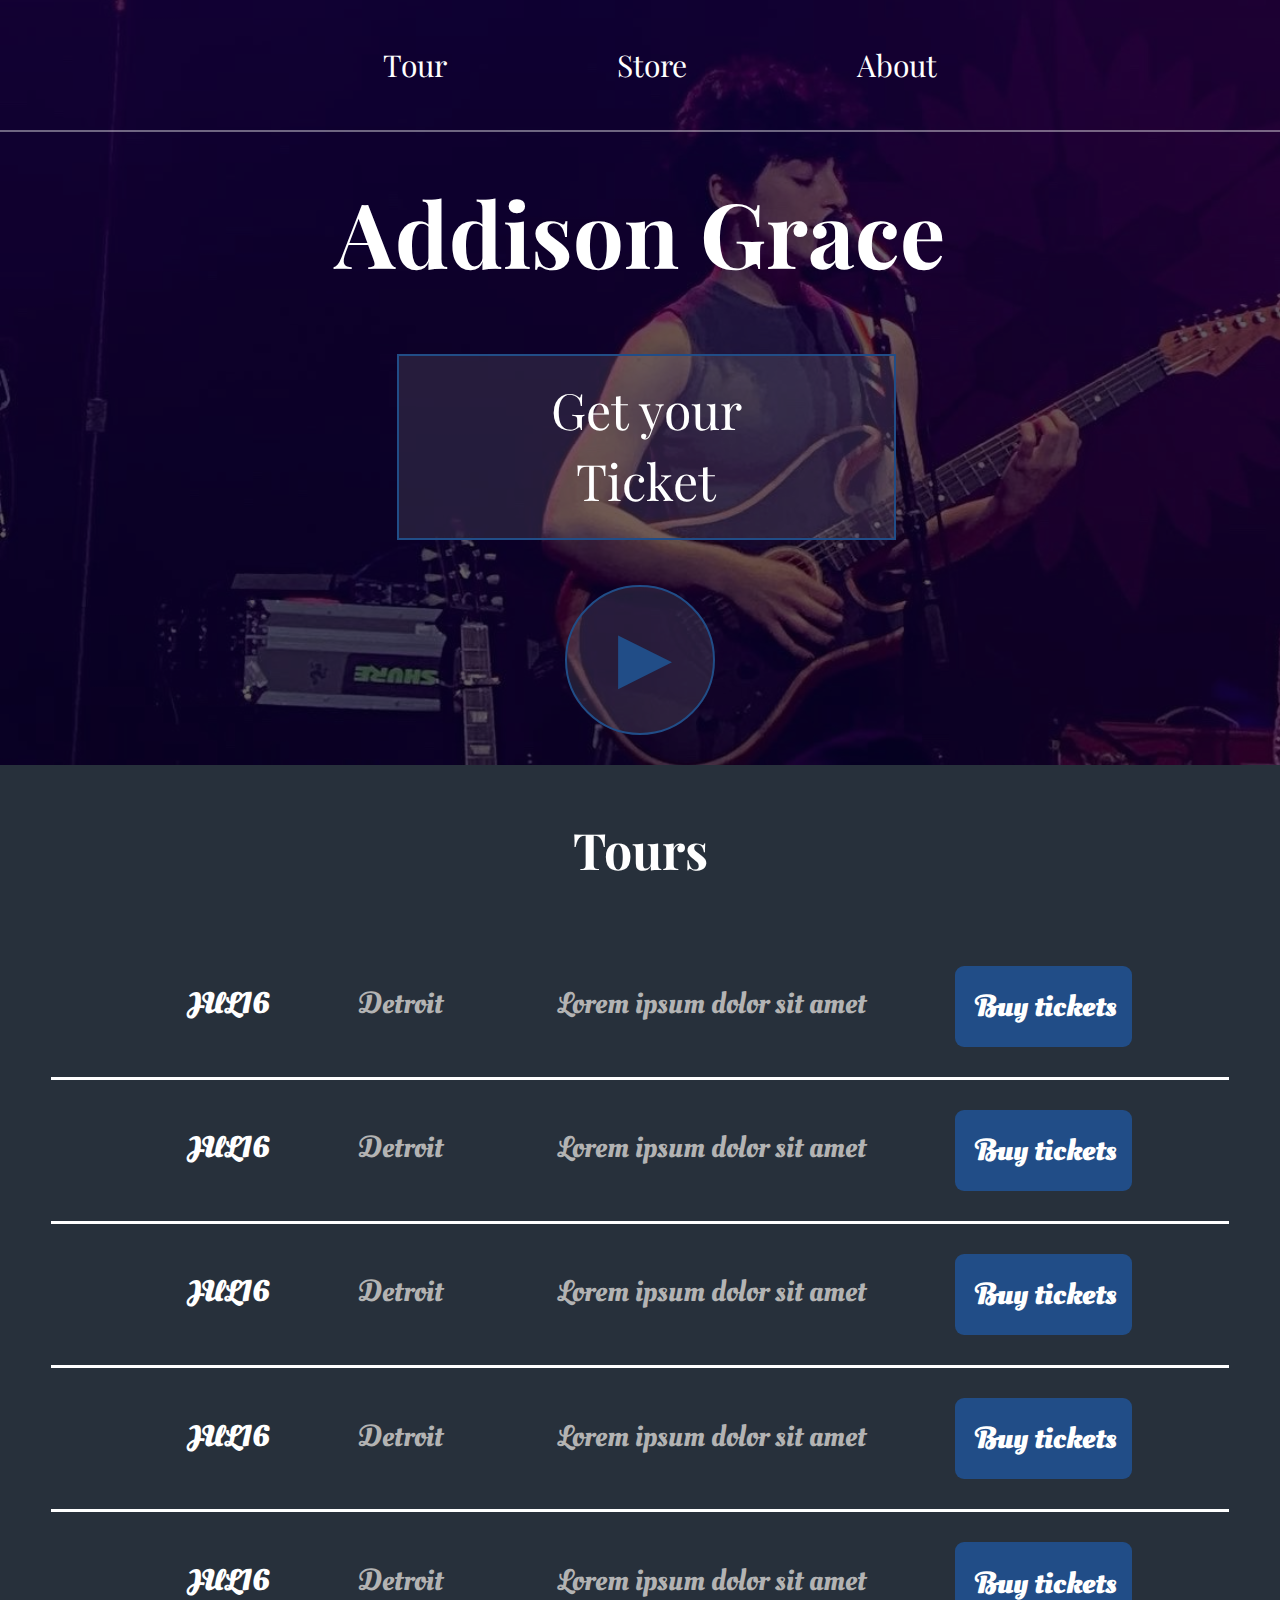
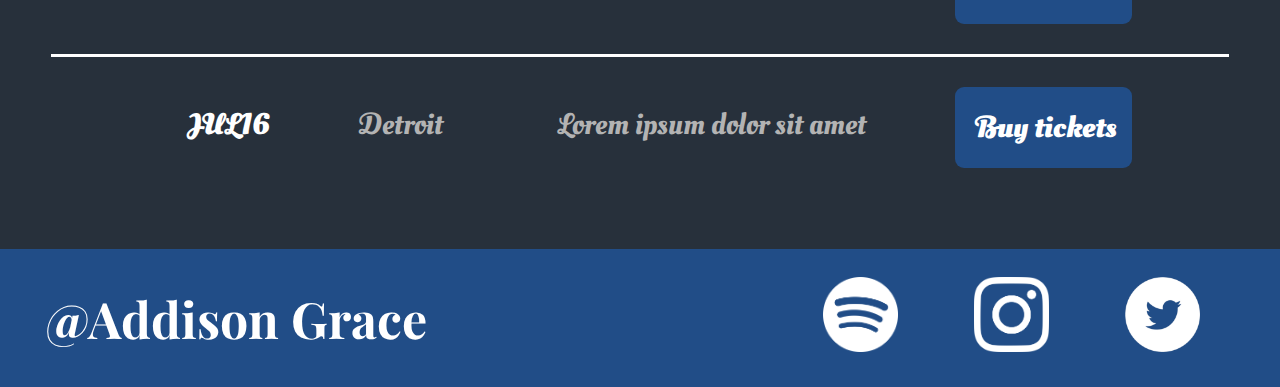
<file: AddisonGraceStore/index.html>
<!DOCTYPE html>
<html lang="en">
<head>
    <meta charset="UTF-8">
    <meta http-equiv="X-UA-Compatible" content="IE=edge">
    <meta name="viewport" content="width=device-width, initial-scale=1.0">
    <link rel="stylesheet" href="style.css">
    <title>Document</title>
</head>
<body>
    <body>

        <header  class="main-header">
            <nav class="nav main-nav">
                <ul>
                    <li><a href="tour.html">Tour</a></li>
                    <li><a href="store.html">Store</a></li>
                    <li><a href="about.html">About</a></li>
                </ul>
            </nav>
            <h1 class="band-name" id="band-name-header">Addison Grace</h1>
            <div class="containe">
                <button class="btn btn-header btn-first"><a href="#tickets">Get your Ticket</a></button>
                <button class="btn btn-header btn-play">&#9658;</button>
            </div>
        </header>
        
        <section class="content-section tour-section">
            <h2  id="tickets" class="section-head section-head-tour">Tours</h2>

            <div class="tour-section">
                <div class="tour-row">
                    <span class="tour-item tour-date">JUL16</span>
                    <span class="tour-item tour-city">Detroit</span>
                    <span class="tour-item tour-arena">Lorem ipsum dolor sit amet</span>
                    <button type="button" class="tour-item btn tour-btn btn-pri">Buy tickets</button>
                </div>
            

            
                <div class="tour-row">
                    <span class="tour-item tour-date">JUL16</span>
                    <span class="tour-item tour-city">Detroit</span>
                    <span class="tour-item tour-arena">Lorem ipsum dolor sit amet</span>
                    <button type="button" class="tour-item btn tour-btn btn-pri">Buy tickets</button>
                </div>
            

            
                <div class="tour-row">
                    <span class="tour-item tour-date">JUL16</span>
                    <span class="tour-item tour-city">Detroit</span>
                    <span class="tour-item tour-arena">Lorem ipsum dolor sit amet</span>
                    <button type="button" class="tour-item btn tour-btn btn-pri">Buy tickets</button>
                </div>
            

            
                <div class="tour-row">
                    <span class="tour-item tour-date">JUL16</span>
                    <span class="tour-item tour-city">Detroit</span>
                    <span class="tour-item tour-arena">Lorem ipsum dolor sit amet</span>
                    <button type="button" class="tour-item btn tour-btn btn-pri">Buy tickets</button>
                </div>
            

            
                <div class="tour-row">
                    <span class="tour-item tour-date">JUL16</span>
                    <span class="tour-item tour-city">Detroit</span>
                    <span class="tour-item tour-arena">Lorem ipsum dolor sit amet</span>
                    <button type="button" class="tour-item btn tour-btn btn-pri">Buy tickets</button>
                </div>
            
            
                <div class="tour-row">
                    <span class="tour-item tour-date">JUL16</span>
                    <span class="tour-item tour-city">Detroit</span>
                    <span class="tour-item tour-arena">Lorem ipsum dolor sit amet</span>
                    <button type="button" class="tour-item btn tour-btn btn-pri">Buy tickets</button>
                </div>
            </div>
        </section>
    
        <footer class="main-footer">
            <div class="main-footer-container">
                <h3 class="band-name">@Addison Grace</h3>
                <ul class="nav footer-nav">
                    <li><a href="https://open.spotify.com/artist/39EIRTZx1JjfeDLVdbj2ap"><img src="imgs/spotify.png" alt="" width="75"></li></a>
                    <li><a href="https://www.instagram.com/graceful.addison/feed/?hl=en"><img src="imgs/insta.png" alt="" width="75"></li></a>
                    <li><a href="https://twitter.com/gracefuladdison?ref_src=twsrc%5Egoogle%7Ctwcamp%5Eserp%7Ctwgr%5Eauthor"><img src="imgs/twitter.png" alt="" width="75"></li></a>
                </ul>
            </div>
        </footer>
</body>
</html>
</file>
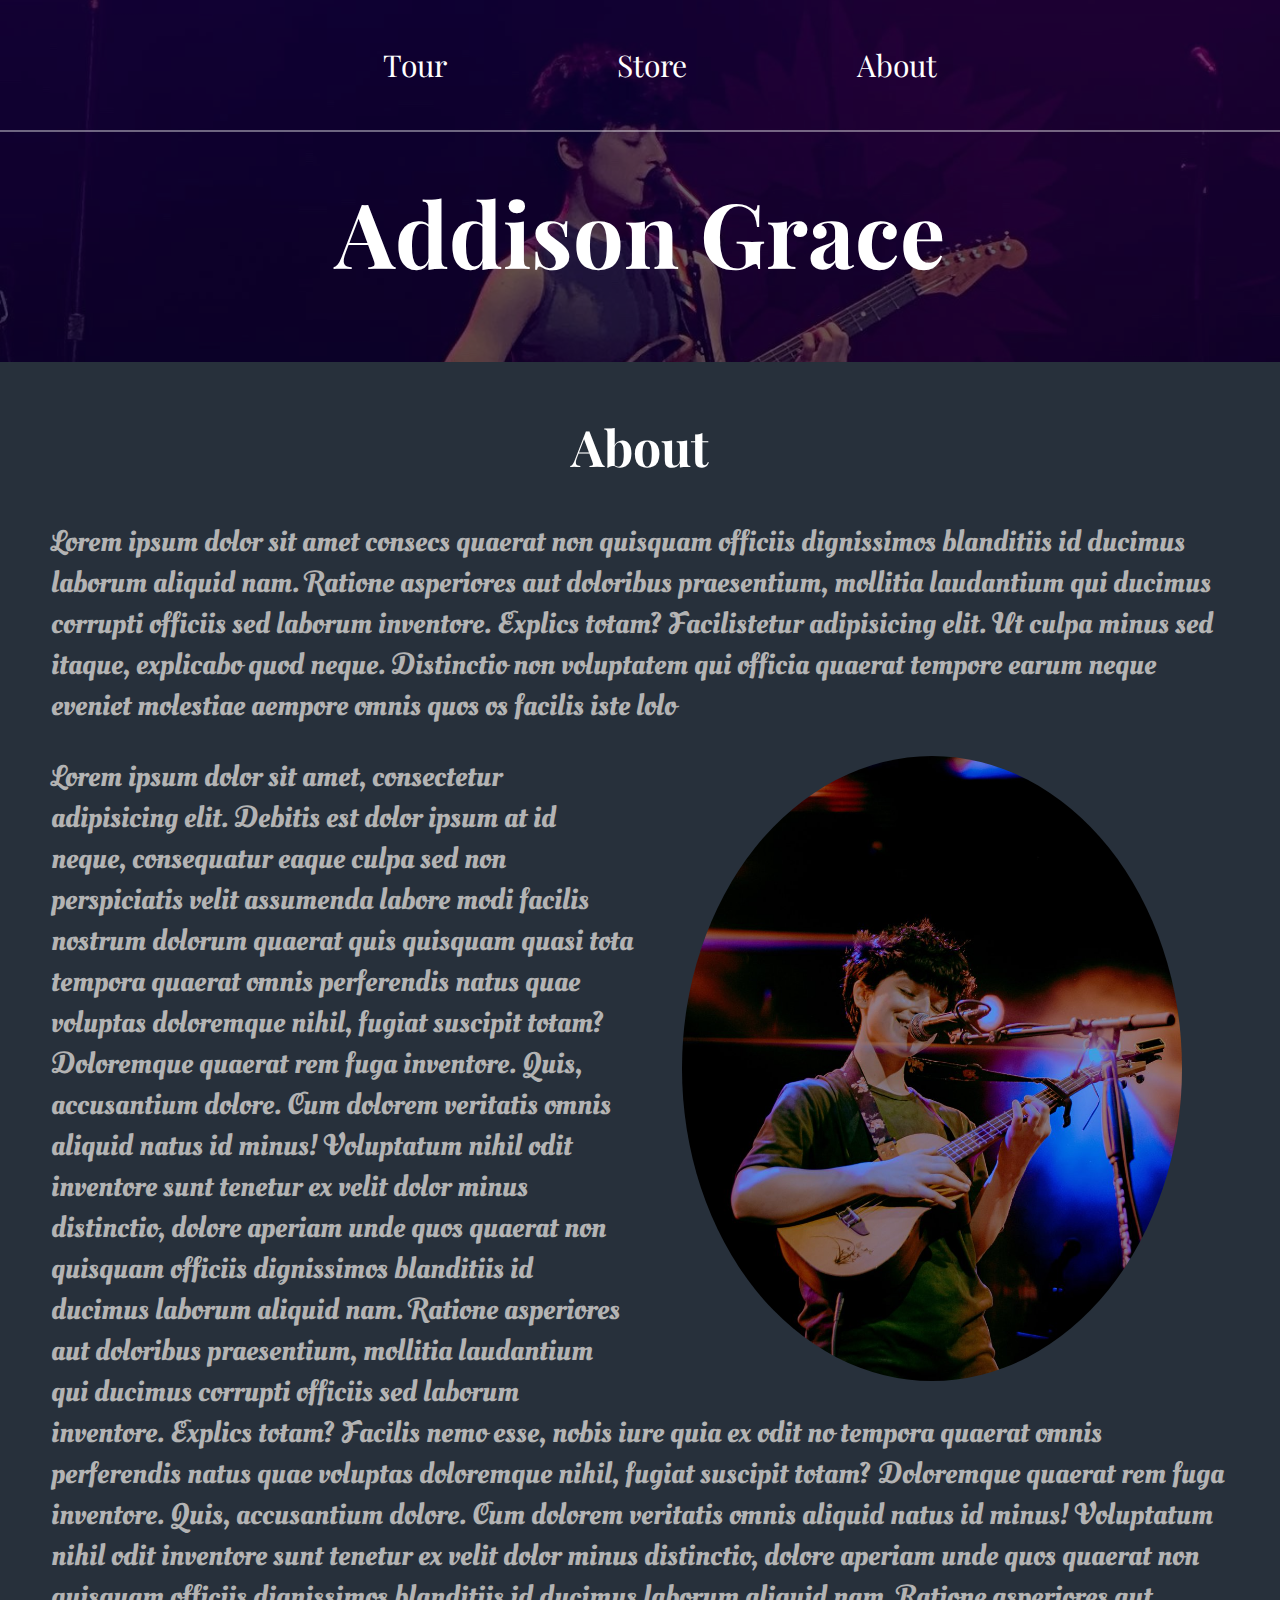
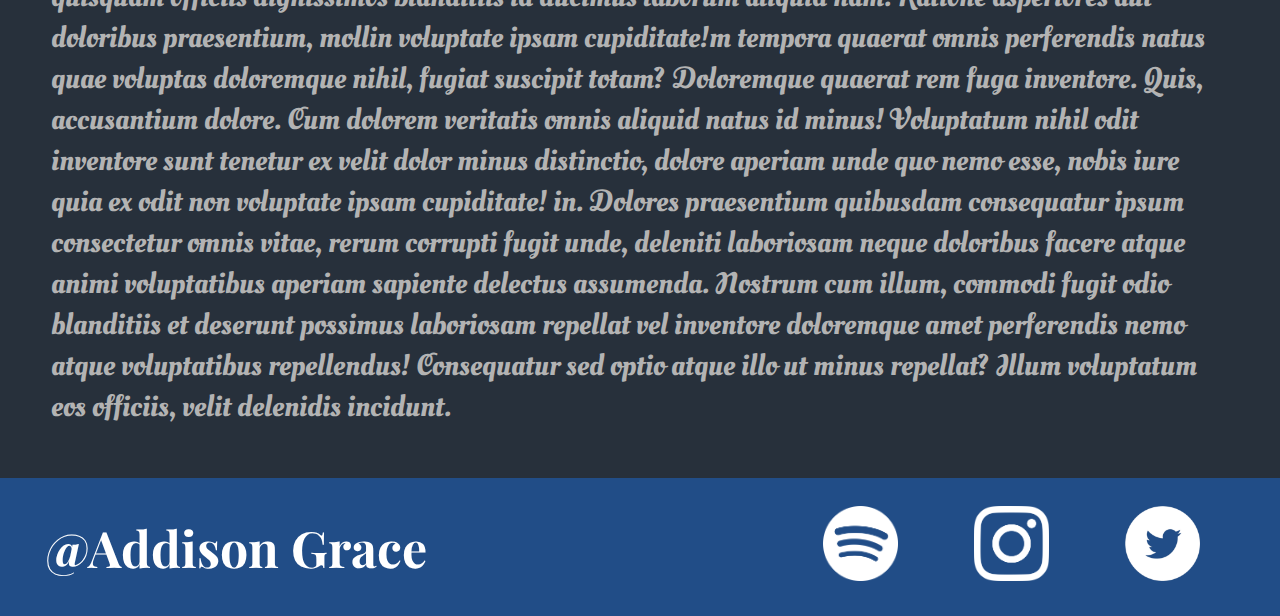
<file: AddisonGraceStore/about.html>
<!DOCTYPE html>
<html lang="en">
<head>
    <meta charset="UTF-8">
    <meta http-equiv="X-UA-Compatible" content="IE=edge">
    <meta name="viewport" content="width=device-width, initial-scale=1.0">
    <link rel="stylesheet" href="style.css">
    <title>Addison Grace About</title>

</head>
<body>

    <header  class="main-header">
        <nav class="nav main-nav">
            <ul>
                <li><a href="tour.html">Tour</a></li>
                <li><a href="store.html">Store</a></li>
                <li><a href="about.html">About</a></li>
            </ul>
        </nav>
        <h1 class="band-name" id="band-name-header">Addison Grace</h1>
    </header>

    <section class="content-section">
        <h2 class="section-head">About</h2>
        <p>Lorem ipsum dolor sit amet consecs quaerat non quisquam officiis dignissimos blanditiis id ducimus laborum aliquid nam. Ratione asperiores aut doloribus praesentium, mollitia laudantium qui ducimus corrupti officiis sed laborum inventore. Explics totam? Facilistetur adipisicing elit. Ut culpa minus sed itaque, explicabo quod neque. Distinctio non voluptatem qui officia quaerat tempore earum neque eveniet molestiae aempore omnis quos os facilis iste lolo</p>
        <img class="about-band-img" src="imgs/AG1.jpg" alt="Addison Grace">
        <p>Lorem ipsum dolor sit amet, consectetur adipisicing elit. Debitis est dolor ipsum at id neque, consequatur eaque culpa sed non perspiciatis velit assumenda labore modi facilis nostrum dolorum quaerat quis quisquam quasi tota tempora quaerat omnis perferendis natus quae voluptas doloremque nihil, fugiat suscipit totam? Doloremque quaerat rem fuga inventore. Quis, accusantium dolore. Cum dolorem veritatis omnis aliquid natus id minus! Voluptatum nihil odit inventore sunt tenetur ex velit dolor minus distinctio, dolore aperiam unde quos quaerat non quisquam officiis dignissimos blanditiis id ducimus laborum aliquid nam. Ratione asperiores aut doloribus praesentium, mollitia laudantium qui ducimus corrupti officiis sed laborum inventore. Explics totam? Facilis nemo esse, nobis iure quia ex odit no tempora quaerat omnis perferendis natus quae voluptas doloremque nihil, fugiat suscipit totam? Doloremque quaerat rem fuga inventore. Quis, accusantium dolore. Cum dolorem veritatis omnis aliquid natus id minus! Voluptatum nihil odit inventore sunt tenetur ex velit dolor minus distinctio, dolore aperiam unde quos quaerat non quisquam officiis dignissimos blanditiis id ducimus laborum aliquid nam. Ratione asperiores aut doloribus praesentium, mollin voluptate ipsam cupiditate!m tempora quaerat omnis perferendis natus quae voluptas doloremque nihil, fugiat suscipit totam? Doloremque quaerat rem fuga inventore. Quis, accusantium dolore. Cum dolorem veritatis omnis aliquid natus id minus! Voluptatum nihil odit inventore sunt tenetur ex velit dolor minus distinctio, dolore aperiam unde quo nemo esse, nobis iure quia ex odit non voluptate ipsam cupiditate! in. Dolores praesentium quibusdam consequatur ipsum consectetur omnis vitae, rerum corrupti fugit unde, deleniti laboriosam neque doloribus facere atque animi voluptatibus aperiam sapiente delectus assumenda. Nostrum cum illum, commodi fugit odio blanditiis et deserunt possimus laboriosam repellat vel inventore doloremque amet perferendis nemo atque voluptatibus repellendus! Consequatur sed optio atque illo ut minus repellat? Illum voluptatum eos officiis, velit delenidis incidunt.</p>
    </section>

    <footer class="main-footer">
        <div class="main-footer-container">
            <h3 class="band-name">@Addison Grace</h3>
            <ul class="nav footer-nav">
                <li><a href="https://open.spotify.com/artist/39EIRTZx1JjfeDLVdbj2ap"><img src="imgs/spotify.png" alt="" width="75"></li></a>
                <li><a href="https://www.instagram.com/graceful.addison/feed/?hl=en"><img src="imgs/insta.png" alt="" width="75"></li></a>
                <li><a href="https://twitter.com/gracefuladdison?ref_src=twsrc%5Egoogle%7Ctwcamp%5Eserp%7Ctwgr%5Eauthor"><img src="imgs/twitter.png" alt="" width="75"></li></a>
            </ul>
        </div>
    </footer>
</body>
</html>
</file>
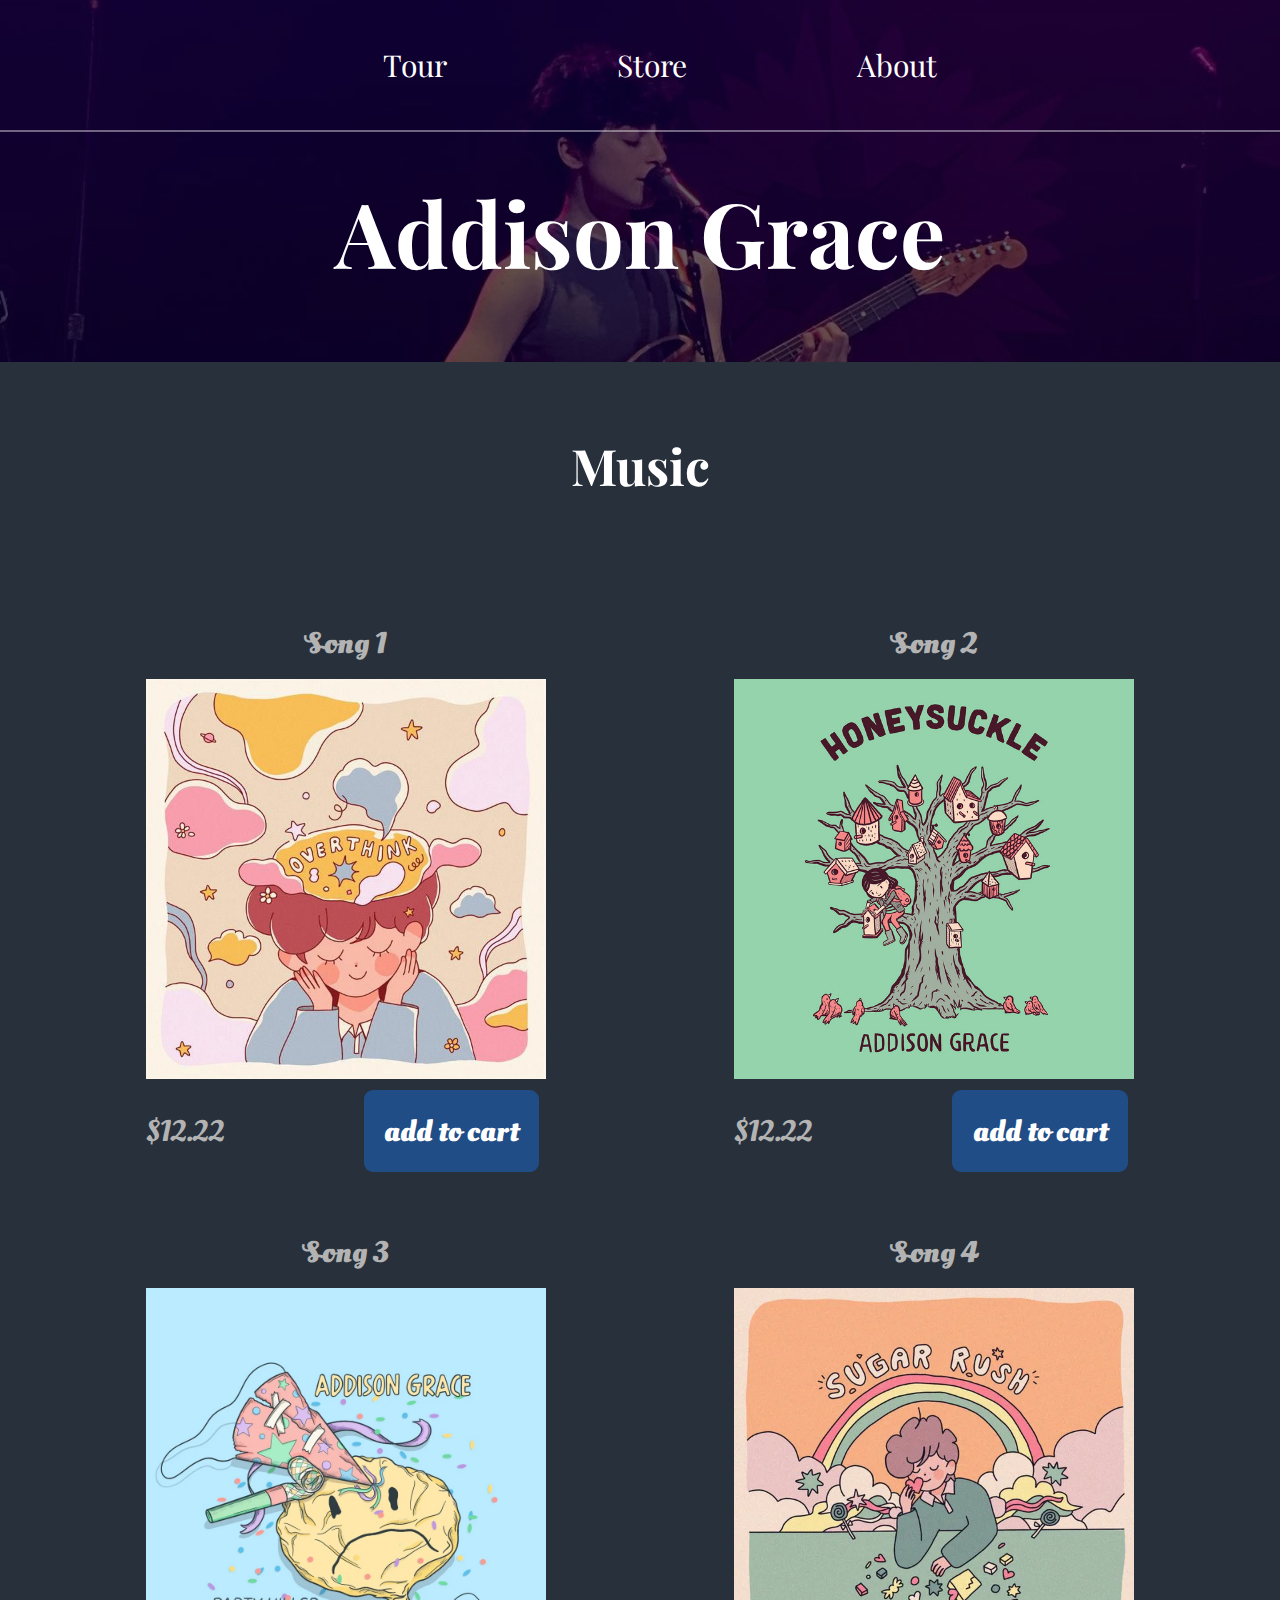
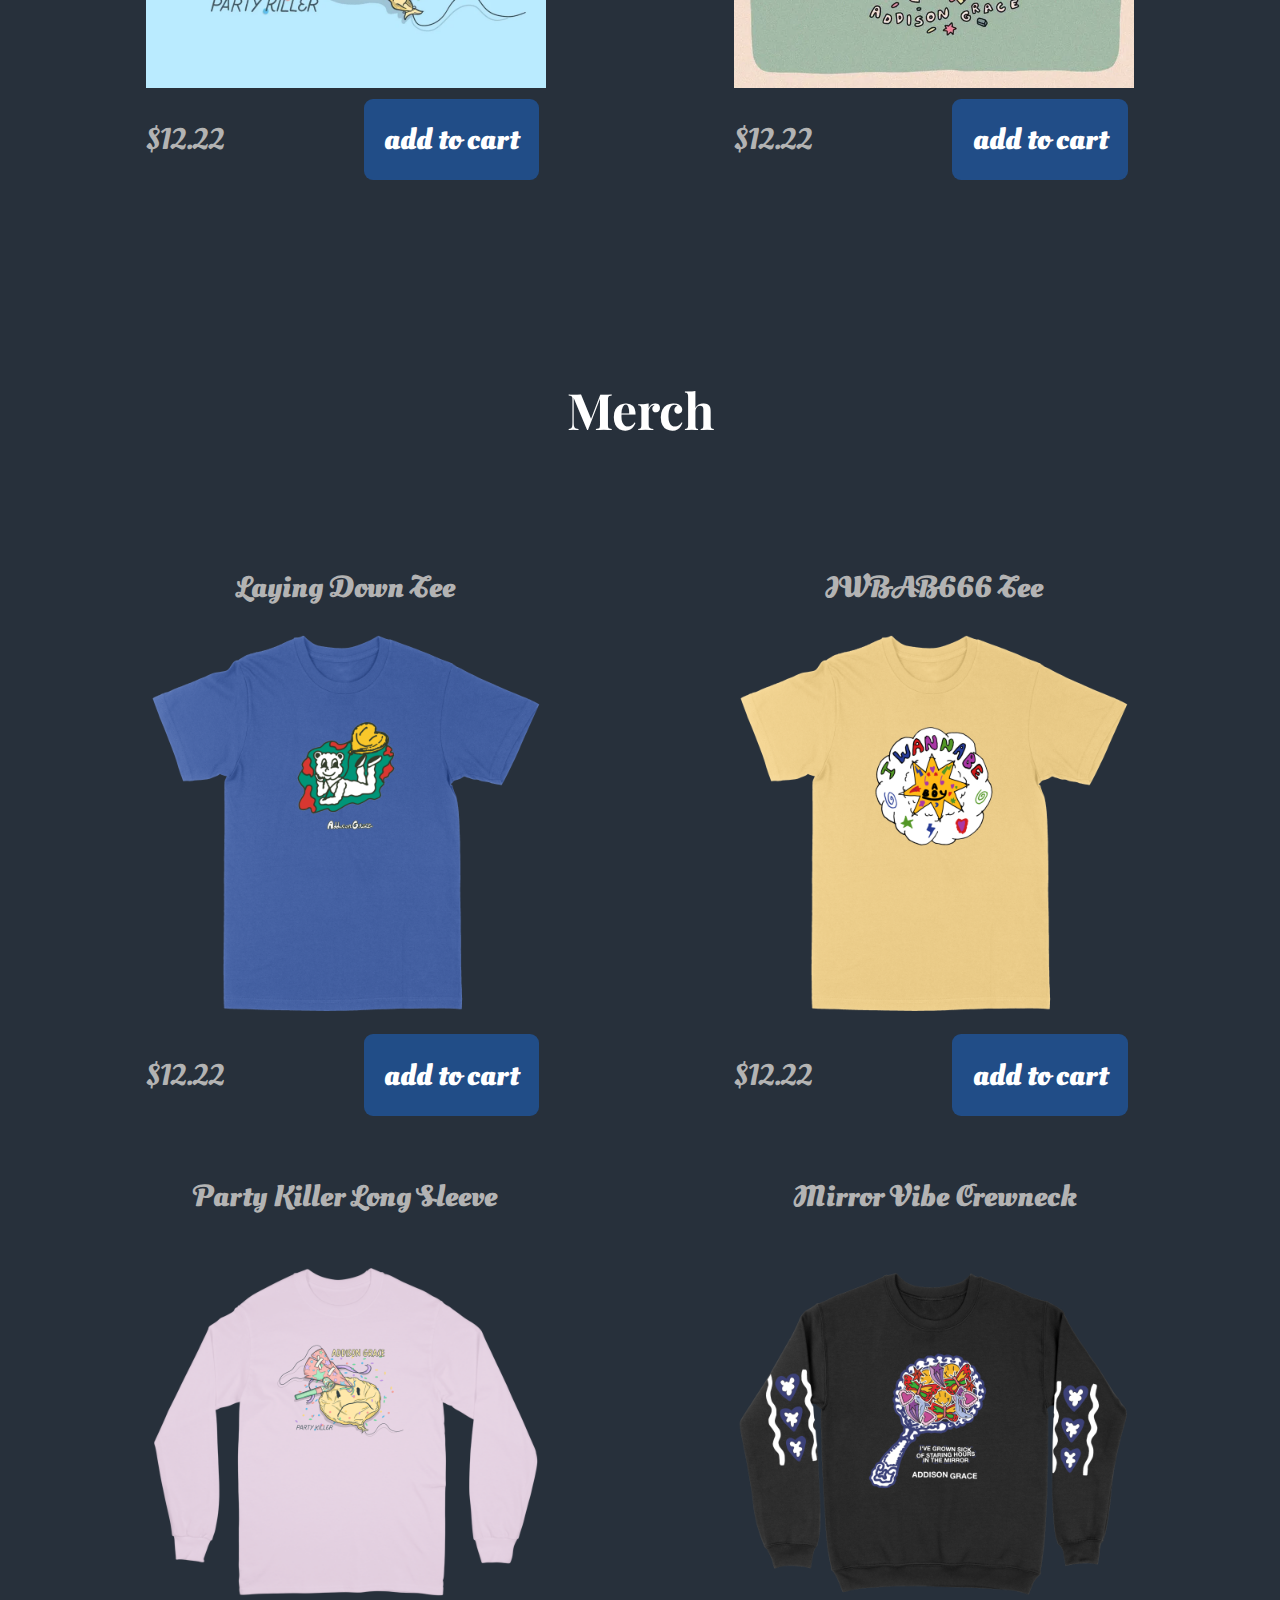
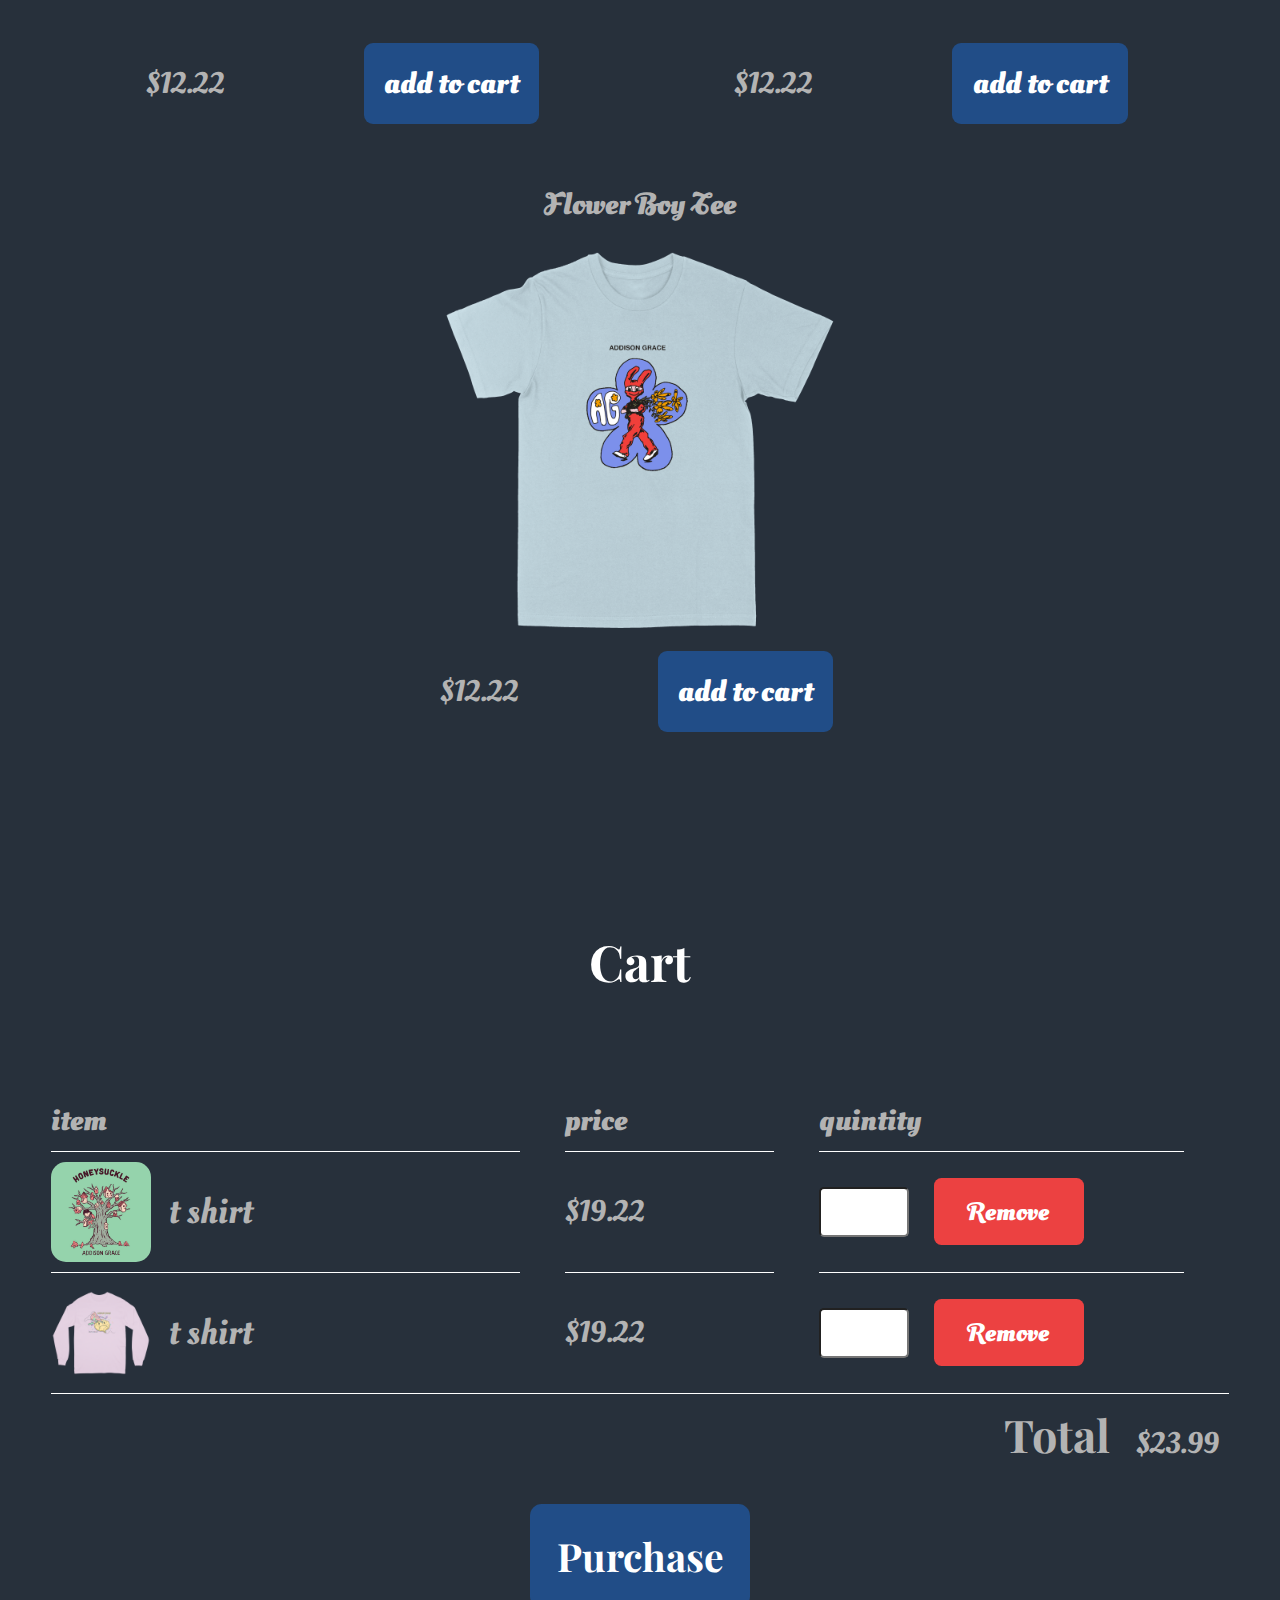
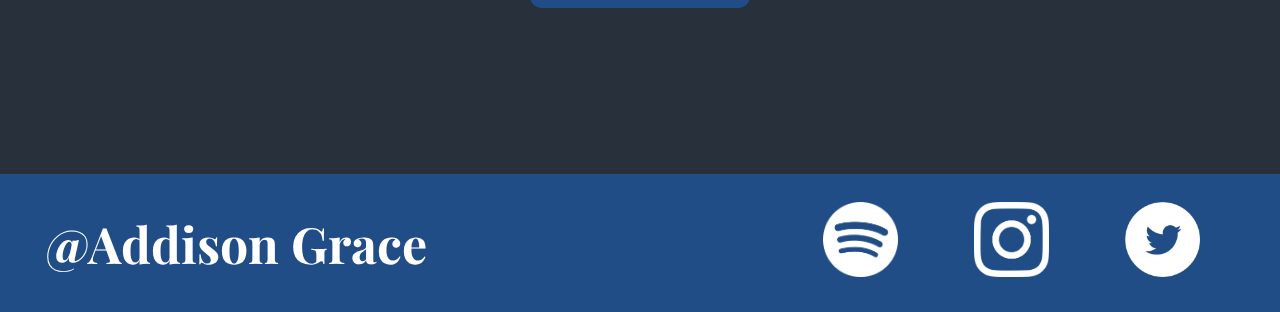
<file: AddisonGraceStore/store.html>
<!DOCTYPE html>
<html lang="en">
<head>
    <meta charset="UTF-8">
    <meta http-equiv="X-UA-Compatible" content="IE=edge">
    <meta name="viewport" content="width=device-width, initial-scale=1.0">
    <link rel="stylesheet" href="style.css">
    <title>Addison Grace</title>
</head>
<body>
    <body>

        <header  class="main-header">
            <nav class="nav main-nav">
                <ul>
                    <li><a href="tour.html">Tour</a></li>
                    <li><a href="store.html">Store</a></li>
                    <li><a href="about.html">About</a></li>
                </ul>
            </nav>
            <h1 class="band-name" id="band-name-header">Addison Grace</h1>
        </header>
    
        <section class="content-section store-section">
            <h2 class="section-head store-head music-head">Music</h2>
            <div class="shop-items">
                <div class="shop-item">
                    <span class="shop-item-title">Song 1</span>
                    <img class="shop-item-img" src="imgs/Overthink.jpg" alt="" height="750">
                    <div class="shop-item-det">
                        <span class="shop-item-price">$12.22</span>
                        <button class="btn btn-pri shop-item-btn" role="button">add to cart</button>
                    </div>
                </div> 

                <div class="shop-item">
                    <span class="shop-item-title">Song 2</span>
                    <img class="shop-item-img" src="imgs/honeysuckle.jpg" alt="">
                    <div class="shop-item-det">
                        <span class="shop-item-price">$12.22</span>
                        <button class="btn btn-pri shop-item-btn" role="button">add to cart</button>
                    </div>
                </div> 

                <div class="shop-item">
                    <span class="shop-item-title">Song 3</span>
                    <img class="shop-item-img" src="imgs/partykilller.png" alt="" height="750">
                    <div class="shop-item-det">
                        <span class="shop-item-price">$12.22</span>
                        <button class="btn btn-pri shop-item-btn" role="button">add to cart</button>
                    </div>
                </div> 

                <div class="shop-item">
                    <span class="shop-item-title">Song 4</span>
                    <img class="shop-item-img" src="imgs/sugarrush.png" alt="" height="750">
                    <div class="shop-item-det">
                        <span class="shop-item-price">$12.22</span>
                        <button class="btn btn-pri shop-item-btn" role="button">add to cart</button>
                    </div>
                </div> 
            </div>
        </section>
    

        <section class="content-section store-section">
            <h2 class="section-head store-head">Merch</h2>
            <div class="shop-items">
                <div class="shop-item">
                    <span class="shop-item-title">Laying Down Tee</span>
                    <img class="shop-item-img" src="imgs/AG-1__1_.png" alt="" height="750">
                    <div class="shop-item-det">
                        <span class="shop-item-price">$12.22</span>
                        <button class="btn btn-pri shop-item-btn" role="button">add to cart</button>
                    </div>
                </div> 

                <div class="shop-item">
                    <span class="shop-item-title">IWBAB666 Tee</span>
                    <img class="shop-item-img" src="imgs/A-1__2_.png" alt="" height="750">
                    <div class="shop-item-det">
                        <span class="shop-item-price">$12.22</span>
                        <button class="btn btn-pri shop-item-btn" role="button">add to cart</button>
                    </div>
                </div>
                
                <div class="shop-item">
                    <span class="shop-item-title">Party Killer Long Sleeve</span>
                    <img class="shop-item-img" src="imgs/PartyKiller1.png" alt="" height="750">
                    <div class="shop-item-det">
                        <span class="shop-item-price">$12.22</span>
                        <button class="btn btn-pri shop-item-btn" role="button">add to cart</button>
                    </div>
                </div> 

                <div class="shop-item">
                    <span class="shop-item-title">Mirror Vibe Crewneck</span>
                    <img class="shop-item-img" src="imgs/MirrorCrewneck.png" alt="" height="750">
                    <div class="shop-item-det">
                        <span class="shop-item-price">$12.22</span>
                        <button class="btn btn-pri shop-item-btn" role="button">add to cart</button>
                    </div>
                </div> 

                <div class="shop-item">
                    <span class="shop-item-title">Flower Boy Tee</span>
                    <img class="shop-item-img" src="imgs/FlowerTese.png" alt="" height="750">
                    <div class="shop-item-det">
                        <span class="shop-item-price">$12.22</span>
                        <button class="btn btn-pri shop-item-btn" role="button">add to cart</button>
                    </div>
                </div> 
            </div>
        </section>

        <section class="content-section store-section">
            <h2 class="section-head store-head">Cart</h2>
            <div class="cart-row">
                <span class="cart-item cart-header cart-column">item</span>
                <span class="cart-price cart-header cart-column">price</span>
                <span class="cart-quan cart-header cart-column">quintity</span>
            </div>
            
            <div class="cart-items">
            <div class="cart-row">
                <div class="cart-item cart-column">
                    <img class="cart-item-img" src="imgs/honeysuckle.jpg" alt="" width="100">
                    <span class="cart-item-title">t shirt</span>
                </div>  
                <span class="cart-price cart-column">$19.22</span>
                <div class="cart-quan cart-column">
                    <input class="cart-item-input" type="number" name="" id="">
                    <button class="btn btn-red" role="button">Remove</button>
                </div>
            </div>
            

            <div class="cart-row">
                <div class="cart-item cart-column">
                    <img class="cart-item-img" src="imgs/PartyKiller1.png" alt="" width="100">
                    <span class="cart-item-title">t shirt</span>
                </div>  
                <span class="cart-price cart-column">$19.22</span>
                <div class="cart-quan cart-column">
                    <input class="cart-item-input" type="number" name="" id="">
                    <button class="btn btn-red" role="button">Remove</button>
                </div>
            </div>
        </div>

        <div class="cart-total">
            <span class="cart-total-title">Total</span>
            <span class="cart-total-price">$23.99</span>

        </div>
            <button class="btn btn-pri btn-purchase" type="button">Purchase</button>
        </section>

        <footer class="main-footer">
            <div class="main-footer-container">
                <h3 class="band-name">@Addison Grace</h3>
                <ul class="nav footer-nav">
                    <li><a href="https://open.spotify.com/artist/39EIRTZx1JjfeDLVdbj2ap"><img src="imgs/spotify.png" alt="" width="75"></li></a>
                    <li><a href="https://https://www.instagram.com/graceful.addison/feed/?hl=en"><img src="imgs/insta.png" alt="" width="75"></li></a>
                    <li><a href="https://twitter.com/gracefuladdison?ref_src=twsrc%5Egoogle%7Ctwcamp%5Eserp%7Ctwgr%5Eauthor"><img src="imgs/twitter.png" alt="" width="75"></li></a>
                </ul>
            </div>
        </footer>
</body>
</html>
</file>
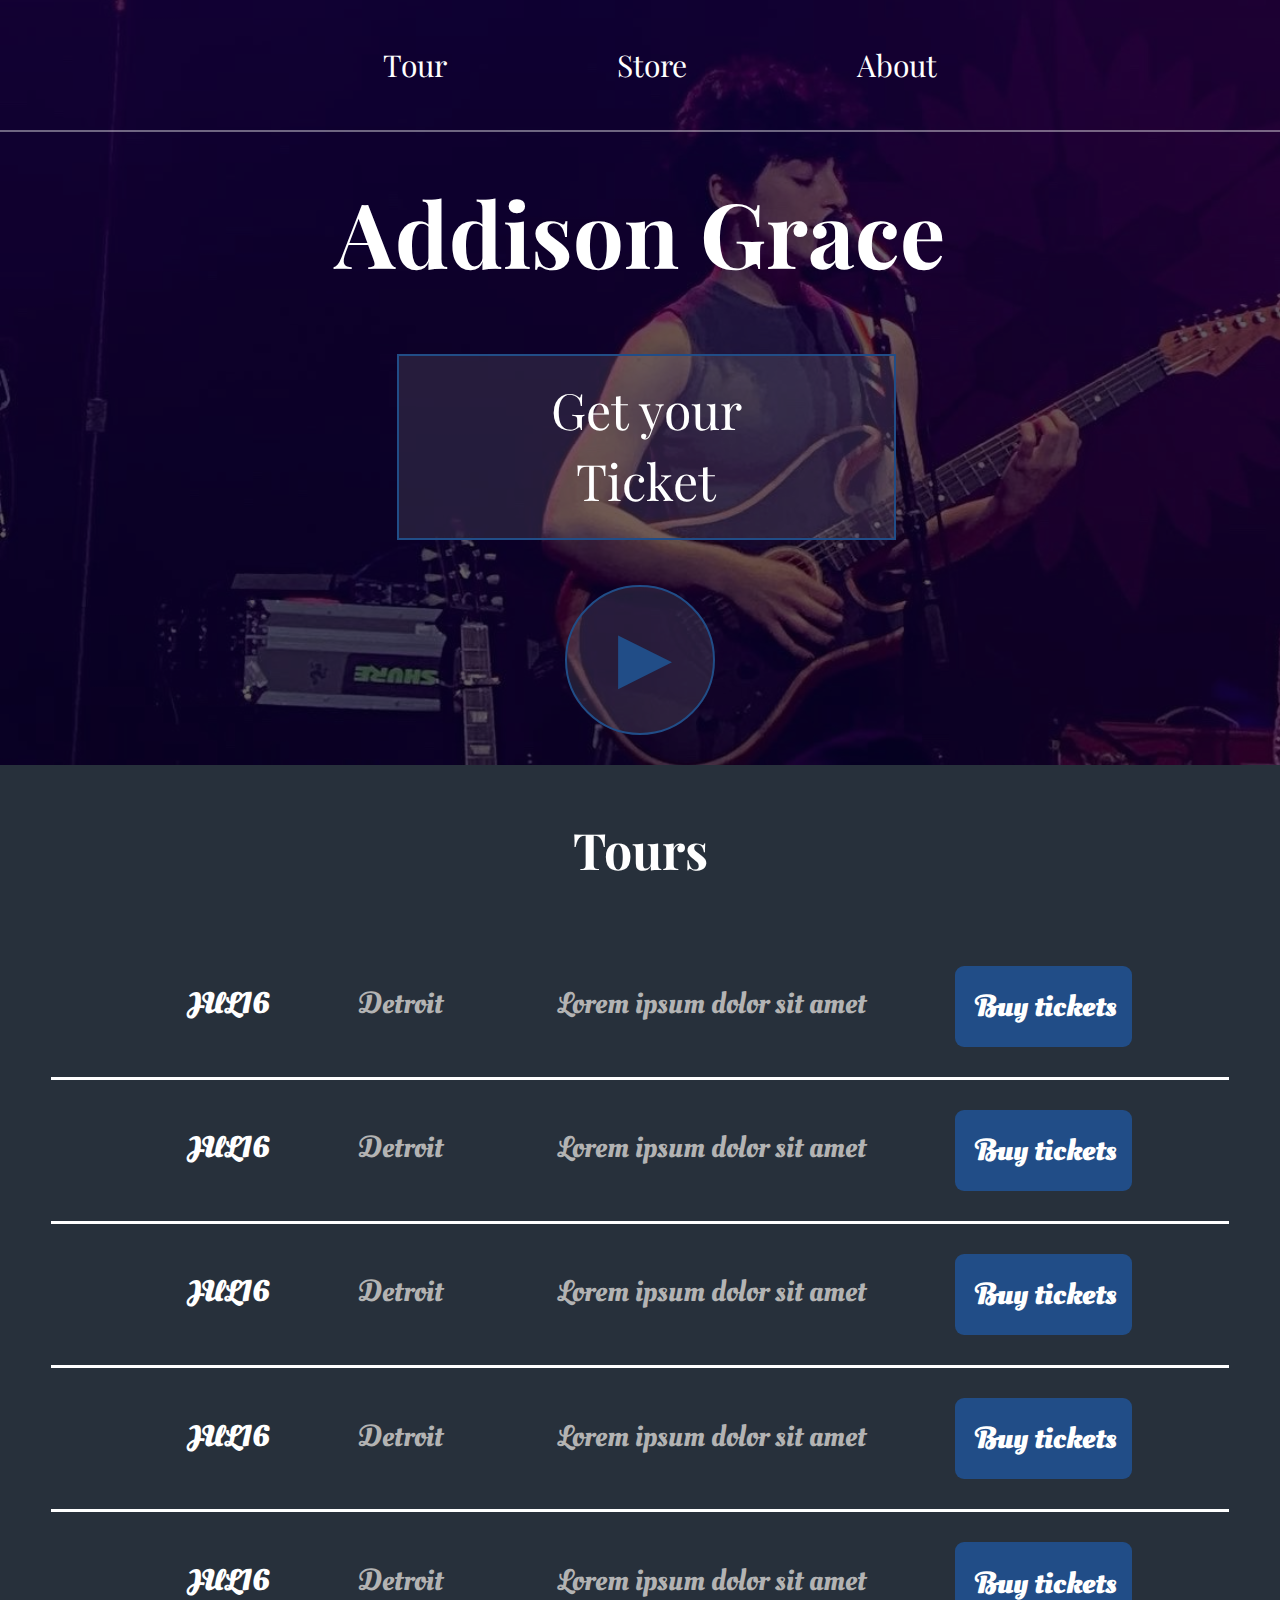
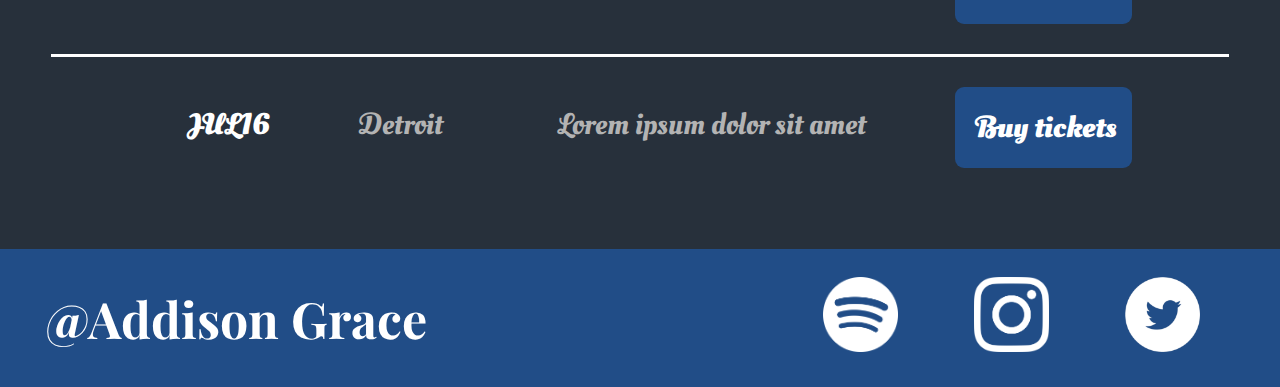
<file: AddisonGraceStore/tour.html>
<!DOCTYPE html>
<html lang="en">
<head>
    <meta charset="UTF-8">
    <meta http-equiv="X-UA-Compatible" content="IE=edge">
    <meta name="viewport" content="width=device-width, initial-scale=1.0">
    <link rel="stylesheet" href="style.css">
    <title>Document</title>
</head>
<body>
    <body>

        <header  class="main-header">
            <nav class="nav main-nav">
                <ul>
                    <li><a href="tour.html">Tour</a></li>
                    <li><a href="store.html">Store</a></li>
                    <li><a href="about.html">About</a></li>
                </ul>
            </nav>
            <h1 class="band-name" id="band-name-header">Addison Grace</h1>
            <div class="containe">
                <button class="btn btn-header btn-first"><a href="#tickets">Get your Ticket</a></button>
                <button class="btn btn-header btn-play">&#9658;</button>
            </div>
        </header>
        
        <section class="content-section tour-section">
            <h2  id="tickets" class="section-head section-head-tour">Tours</h2>

            <div class="tour-section">
                <div class="tour-row">
                    <span class="tour-item tour-date">JUL16</span>
                    <span class="tour-item tour-city">Detroit</span>
                    <span class="tour-item tour-arena">Lorem ipsum dolor sit amet</span>
                    <button type="button" class="tour-item btn tour-btn btn-pri">Buy tickets</button>
                </div>
            

            
                <div class="tour-row">
                    <span class="tour-item tour-date">JUL16</span>
                    <span class="tour-item tour-city">Detroit</span>
                    <span class="tour-item tour-arena">Lorem ipsum dolor sit amet</span>
                    <button type="button" class="tour-item btn tour-btn btn-pri">Buy tickets</button>
                </div>
            

            
                <div class="tour-row">
                    <span class="tour-item tour-date">JUL16</span>
                    <span class="tour-item tour-city">Detroit</span>
                    <span class="tour-item tour-arena">Lorem ipsum dolor sit amet</span>
                    <button type="button" class="tour-item btn tour-btn btn-pri">Buy tickets</button>
                </div>
            

            
                <div class="tour-row">
                    <span class="tour-item tour-date">JUL16</span>
                    <span class="tour-item tour-city">Detroit</span>
                    <span class="tour-item tour-arena">Lorem ipsum dolor sit amet</span>
                    <button type="button" class="tour-item btn tour-btn btn-pri">Buy tickets</button>
                </div>
            

            
                <div class="tour-row">
                    <span class="tour-item tour-date">JUL16</span>
                    <span class="tour-item tour-city">Detroit</span>
                    <span class="tour-item tour-arena">Lorem ipsum dolor sit amet</span>
                    <button type="button" class="tour-item btn tour-btn btn-pri">Buy tickets</button>
                </div>
            
            
                <div class="tour-row">
                    <span class="tour-item tour-date">JUL16</span>
                    <span class="tour-item tour-city">Detroit</span>
                    <span class="tour-item tour-arena">Lorem ipsum dolor sit amet</span>
                    <button type="button" class="tour-item btn tour-btn btn-pri">Buy tickets</button>
                </div>
            </div>
        </section>
    
        <footer class="main-footer">
            <div class="main-footer-container">
                <h3 class="band-name">@Addison Grace</h3>
                <ul class="nav footer-nav">
                    <li><a href="https://open.spotify.com/artist/39EIRTZx1JjfeDLVdbj2ap"><img src="imgs/spotify.png" alt="" width="75"></li></a>
                    <li><a href="https://www.instagram.com/graceful.addison/feed/?hl=en"><img src="imgs/insta.png" alt="" width="75"></li></a>
                    <li><a href="https://twitter.com/gracefuladdison?ref_src=twsrc%5Egoogle%7Ctwcamp%5Eserp%7Ctwgr%5Eauthor"><img src="imgs/twitter.png" alt="" width="75"></li></a>
                </ul>
            </div>
        </footer>
</body>
</html>
</file>
<file: AddisonGraceStore/style.css>
@import url('https://fonts.googleapis.com/css2?family=Oleo+Script+Swash+Caps&family=Playfair+Display:wght@500&display=swap');

*{
    box-sizing: border-box;
    color: rgb(179, 179, 179);
    font-family: 'Oleo Script Swash Caps', cursive;
    font-size: 30px;
}

.main-header{
    background-color: rgb(0, 0, 0, 0.6);
    background-image: url(imgs/headerbackground1.jpg);
    background-size: cover;
    background-blend-mode: multiply;
    padding-bottom: 30px;
}

body{
    background-color: rgb(39, 48, 59);
}

html, body{
    margin: 0;
    padding: 0;
}

.nav ul{
    margin: 0;
}

.nav li{
    display: inline-block;
    padding-top: 10px;
}

.nav a{
    font-family: 'Playfair Display', serif;
    display: inline-block;
    color: white;
    padding: 20px;
    text-decoration: none;
    border-radius: 5%;
}

.nav a:hover{
    background-color: rgb(148, 148, 148,0.4);
}

.main-nav{
    text-align: center;
    border-bottom: 2px double rgba(255, 255, 255, 0.4);
}

.main-nav li{
    padding: 2% 5%;
}

.band-name{
    text-align: center;
    margin: 0;
    font-family: 'Playfair Display', serif;
    color: white;
    font-size: 50px;
}

#band-name-header{
    font-size: 300%;
    padding: 40px 0px;
}

.content-section{
    margin: 4%;
} 

 .container{
    max-width: 900px;
    margin: 0 auto;
    padding: 0 1.5em;
}  

.section-head{
    font-family: 'Playfair Display', serif;
    font-size: 50px;
    color: white;
    text-align: center;
}

.about-band-img{
    float: right;
    margin: 0px 4%;
    border-radius: 50% 50% 50% 50%;
    /* width: 500px;
    height: 500px; */
    width: 500px;
}

.main-footer ul{
    margin: 0;
}

.main-footer{
    background-color: rgb(33, 77, 135);
    color: white;
    padding: .25em 1.5em;
}

.main-footer-container{
    display: flex;
    align-items: center;
}

.main-footer-container ul{
    flex-grow: 1;
    text-align: end;
}

.footer-nav li{
    padding: 0 .5em;
}

.btn{
    text-align: center;
    vertical-align: middle;
    padding: .67em;
    cursor: pointer;
}

.btn-header{
    margin: .5em 30% 1em 30%;
    color: white;
    border: 2px solid rgb(33, 77, 135);
    background-color: rgb(148, 148, 148,0.19);
    border-radius: 0;
    font-size: 1.5em;
    padding: 0px 2em;
}

.btn-header:hover{
    background-color: rgb(148, 148, 148,0.4);
}

.btn-play{
    display: block;
    margin: 0 auto;
    color: rgb(33, 77, 135);
    font-size: 3em;
    border-radius: 50% 50% 50% 50%;
    padding: 0;
    width: 150px;
    height: 150px;
    padding-left: 10px;
}

.tour-section{
    text-align: center;
}

.section-head-tour{
    margin-bottom: 7%;
}

.tour-row{
    border-bottom: 3px solid white;
    padding-bottom: 1em;
    margin-bottom: 1em;
}

.tour-row:last-child{
    border-bottom: none;
}

.tour-item{
    display: inline-block;
    padding-right: .5em;
}

.tour-date{
    color: white;
    font-weight: bolder;
    width: 15%;
}

.tour-city{
    width: 13%;
}

.tour-arena{
    width: 39%;
}

.tour-btn{
    max-width: 19%;
}

.btn-pri{
    color: white;
    background-color: rgb(33, 77, 135);
    border: none;
    border-radius: .3em;
    font-weight: bold;
}

.btn-pri:hover{
    background-color: rgb(20, 48, 84);
}

.btn-first{
    margin: .5em 30% 1em 31%;
    padding: 20px 120px;
}

.btn-first a{
    text-decoration: none;
    font-size: 50px;
    color: white;
    font-family: 'Playfair Display', serif;
}

.shop-item{
    margin: 30px;
}

.shop-item-title{
    display: block;
    width: 100;
    text-align: center;
    font-weight: bold;
    margin-bottom: 15px;
}

.shop-item-img{
    height: 400px;

}

.shop-item-det{
    display: flex;
    align-items: center;
    padding: 5;
}

shop-item-price{
    flex-grow: 1;
}

.shop-item-btn{
    margin-left: 35%;
}

.shop-items{
    display: flex;
    flex-wrap: wrap;
    justify-content: space-around;
}

.store-section{
    margin-bottom: 13%;
}

.store-head{
    margin-bottom: 8%;
}

.music-head{
    margin-top: 6%;
}

.cart-header{
    font-weight: bold;
}

.cart-column{
    display: flex; 
    align-items: center;
    border-bottom: 1px solid white;
    margin-right: 1.5em;
    padding-bottom: 10px;
    margin-top: 10px;
}

.cart-row{
    display: flex;
}

.cart-item{
    width: 45%;
}

.cart-price{
    width: 20%;
}

.cart-quan{
    width: 35%;
}

.cart-item-title{
    margin-left: .5em;
    font-size: 1.2em;
}

.cart-item-img{
    border-radius: 15%;
}

.btn-red{
    color: white;
    background-color: rgb(236, 65, 65);
    border: none;
    border-radius: .3em;
    font-weight: bold;
    font-size: smaller;
    width: 150px;
}

.btn-red:hover{
    background-color: rgb(209, 117, 117);
}

.cart-item-input{
    height: 50px;
    width: 90px;
    border-radius: 5px;
    padding: 0;
    text-align: center;
    margin-right: 25px;
    color: rgb(105, 105, 105);
}

.cart-row:last-child{
    border-bottom: 1px solid white;
}

.cart-row:last-child .cart-column{
    border: none;
}

.cart-total{
    text-align: end;
    margin: 10px 10px 0px 0px;
}

.cart-total-title{
    font-weight: bold;
    font-size: 1.5em;
    margin-right: 20px;
    font-family: 'Playfair Display', serif;
}

.btn-purchase{
    display: block;
    margin: 40px auto 80px auto;
    font-size: 1.3em;
    font-family: 'Playfair Display', serif;
}
</file>
